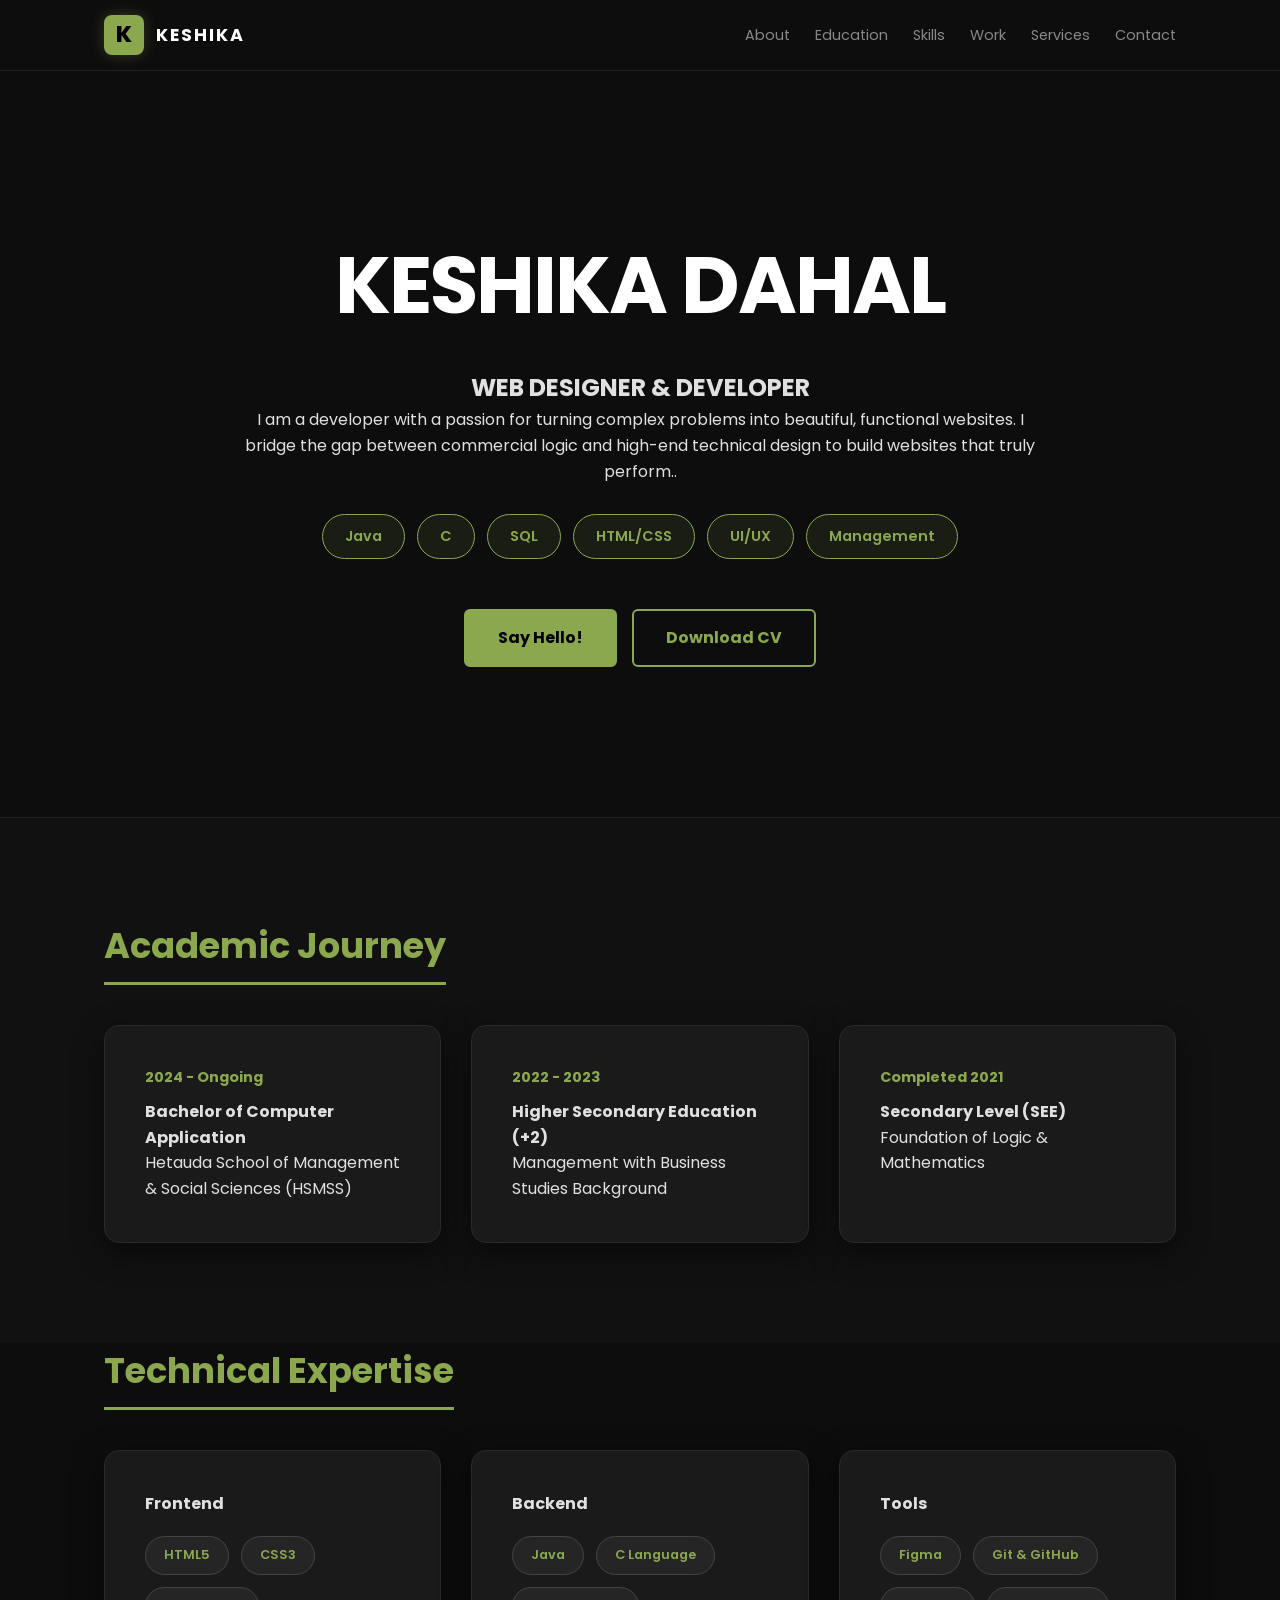
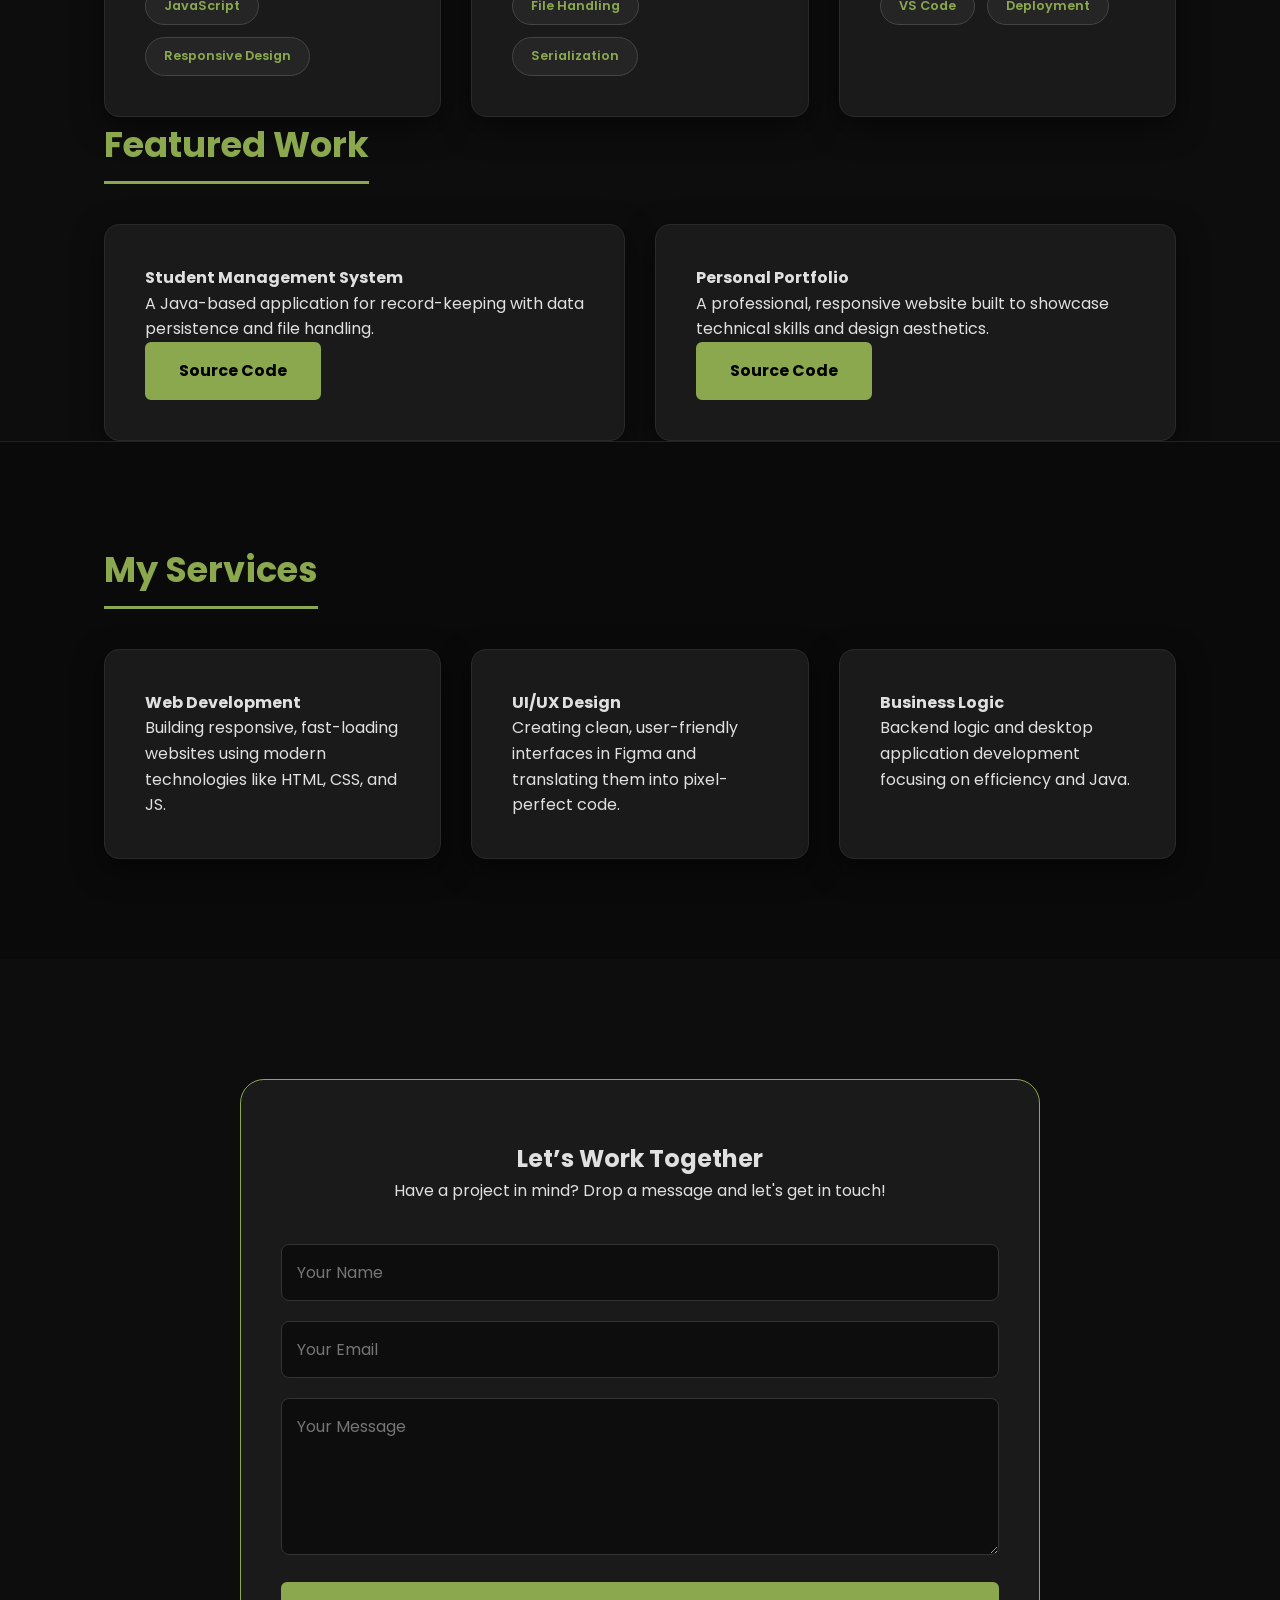
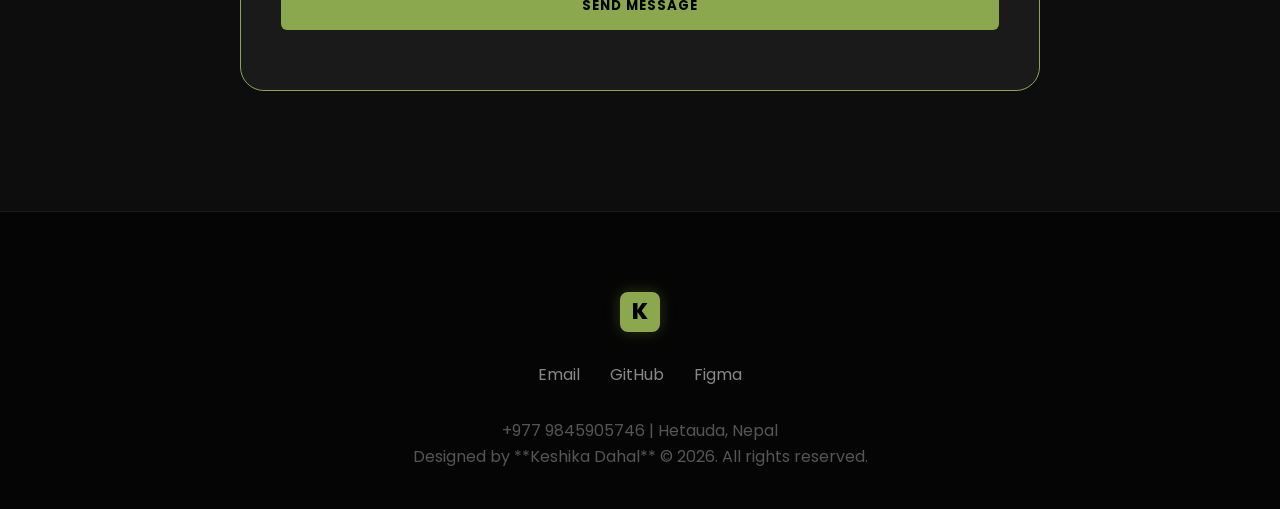
<file: index.html>
<!DOCTYPE html>
<html lang="en">
<head>
    <meta charset="UTF-8">
    <meta name="viewport" content="width=device-width, initial-scale=1.0">
    <title>Keshika Dahal | Portfolio</title>
    
    <link rel="icon" type="image/x-icon" href="favicon.ico">
    
    <link rel="stylesheet" href="style.css">
    <link href="https://fonts.googleapis.com/css2?family=Poppins:wght@300;400;600;700&display=swap" rel="stylesheet">
</head>
<body>

    <header>
        <nav class="container">
            <div class="logo-wrapper">
                <span class="logo-icon">K</span>
                <span class="logo-text">KESHIKA</span>
            </div>

            <input type="checkbox" id="menu-toggle">
            <label for="menu-toggle" class="hamburger">
                <span></span><span></span><span></span>
            </label>
            
            <ul class="nav-links">
                <li><a href="#about">About</a></li>
                <li><a href="#education">Education</a></li>
                <li><a href="#skills">Skills</a></li>
                <li><a href="#projects">Work</a></li>
                <li><a href="#services">Services</a></li>
                <li><a href="#contact">Contact</a></li>
            </ul>
        </nav>
    </header>

    <section id="about" class="hero container reveal">
        <div class="hero-content">
            <h1>KESHIKA DAHAL</h1>
            <h2>WEB DESIGNER & DEVELOPER</h2>
            <p>I am a developer with a passion for turning complex problems into beautiful, functional websites. I bridge the gap between commercial logic and high-end technical design to build websites that truly perform..</p>
            

<div class="skills-container">
    <span class="skill-chip">Java</span>
    <span class="skill-chip">C</span>
    <span class="skill-chip">SQL</span>
    <span class="skill-chip">HTML/CSS</span>
    <span class="skill-chip">UI/UX</span>
    <span class="skill-chip">Management</span>
</div>

<div class="hero-btns">
</div>
            <div class="hero-btns">
                <a href="#contact" class="btn">Say Hello!</a>
                <a href="my-resume.pdf" download class="btn btn-outline">Download CV</a>
            </div>
        </div>
    </section>

    <section id="education" class="details-section reveal">
        <div class="container">
            <h3 class="section-title">Academic Journey</h3>
            <div class="edu-grid">
                <div class="edu-card">
                    <span class="date">2024 - Ongoing</span>
                    <h4>Bachelor of Computer Application</h4>
                    <p>Hetauda School of Management & Social Sciences (HSMSS)</p>
                </div>
                <div class="edu-card">
                    <span class="date">2022 - 2023</span>
                    <h4>Higher Secondary Education (+2)</h4>
                    <p>Management with Business Studies Background</p>
                </div>
                <div class="edu-card">
                    <span class="date">Completed 2021</span>
                    <h4>Secondary Level (SEE)</h4>
                    <p>Foundation of Logic & Mathematics</p>
                </div>
            </div>
        </div>
    </section>

    <section id="skills" class="container projects-section reveal">
        <h3 class="section-title">Technical Expertise</h3>
        <div class="projects-grid">
            <div class="proj-card">
                <h4>Frontend</h4>
                <div class="skills-wrapper">
                    <span class="tag">HTML5</span><span class="tag">CSS3</span>
                    <span class="tag">JavaScript</span><span class="tag">Responsive Design</span>
                </div>
            </div>
            <div class="proj-card">
                <h4>Backend</h4>
                <div class="skills-wrapper">
                    <span class="tag">Java</span><span class="tag">C Language</span>
                    <span class="tag">File Handling</span><span class="tag">Serialization</span>
                </div>
            </div>
            <div class="proj-card">
                <h4>Tools</h4>
                <div class="skills-wrapper">
                    <span class="tag">Figma</span><span class="tag">Git & GitHub</span>
                    <span class="tag">VS Code</span><span class="tag">Deployment</span>
                </div>
            </div>
        </div>
    </section>

    <section id="projects" class="container projects-section reveal">
        <h3 class="section-title">Featured Work</h3>
        <div class="projects-grid">
            <div class="proj-card">
                <h4>Student Management System</h4>
                <p>A Java-based application for record-keeping with data persistence and file handling.</p>
                <a href="your-link-here" class="btn primary-btn btn-sm">Source Code</a>
            </div>
            <div class="proj-card">
                <h4>Personal Portfolio</h4>
                <p>A professional, responsive website built to showcase technical skills and design aesthetics.</p>
                <a href="your-link-here" class="btn primary-btn btn-sm">Source Code</a>
            </div>
        </div>
    </section>

    <section id="services" class="services-section reveal">
        <div class="container">
            <h3 class="section-title">My Services</h3>
            <div class="projects-grid">
                <div class="proj-card">
                    <h4>Web Development</h4>
                    <p>Building responsive, fast-loading websites using modern technologies like HTML, CSS, and JS.</p>
                </div>
                <div class="proj-card">
                    <h4>UI/UX Design</h4>
                    <p>Creating clean, user-friendly interfaces in Figma and translating them into pixel-perfect code.</p>
                </div>
                <div class="proj-card">
                    <h4>Business Logic</h4>
                    <p>Backend logic and desktop application development focusing on efficiency and Java.</p>
                </div>
            </div>
        </div>
    </section>

    <section id="contact" class="contact-section container reveal">
        <div class="contact-box">
            <h2>Let’s Work Together</h2>
            <p>Have a project in mind? Drop a message and let's get in touch!</p>
            
            <form action="https://formspree.io/f/xeernqye" method="post" enctype="text/plain" class="contact-form">
                <div class="form-group">
                    <input type="text" name="name" placeholder="Your Name" required>
                </div>
                <div class="form-group">
                    <input type="email" name="email" placeholder="Your Email" required>
                </div>
                <div class="form-group">
                    <textarea name="message" rows="5" placeholder="Your Message" required></textarea>
                </div>
                <button type="submit" class="btn btn-submit">Send Message</button>
            </form>
        </div>
    </section>

    <footer>
        <div class="container">
            <div class="logo-wrapper" style="justify-content: center; margin-bottom: 20px;">
                <span class="logo-icon">K</span>
            </div>
            <div class="contact-methods">
                <a href="mailto:keshikadahal32@gmail.com">Email</a>
                <a href="https://github.com/keshika043">GitHub</a>
                <a href="https://figma.com/@keshika18">Figma</a>
            </div>
            <p>+977 9845905746 | Hetauda, Nepal</p>
            <p class="copyright">Designed by **Keshika Dahal** &copy; 2026. All rights reserved.</p>
        </div>
    </footer>

    <script>
        const observer = new IntersectionObserver((entries) => {
            entries.forEach(entry => {
                if (entry.isIntersecting) {
                    entry.target.classList.add('active');
                }
            });
        }, { threshold: 0.1 });
        document.querySelectorAll('.reveal').forEach((el) => observer.observe(el));
    </script>
</body>
</html>
</file>
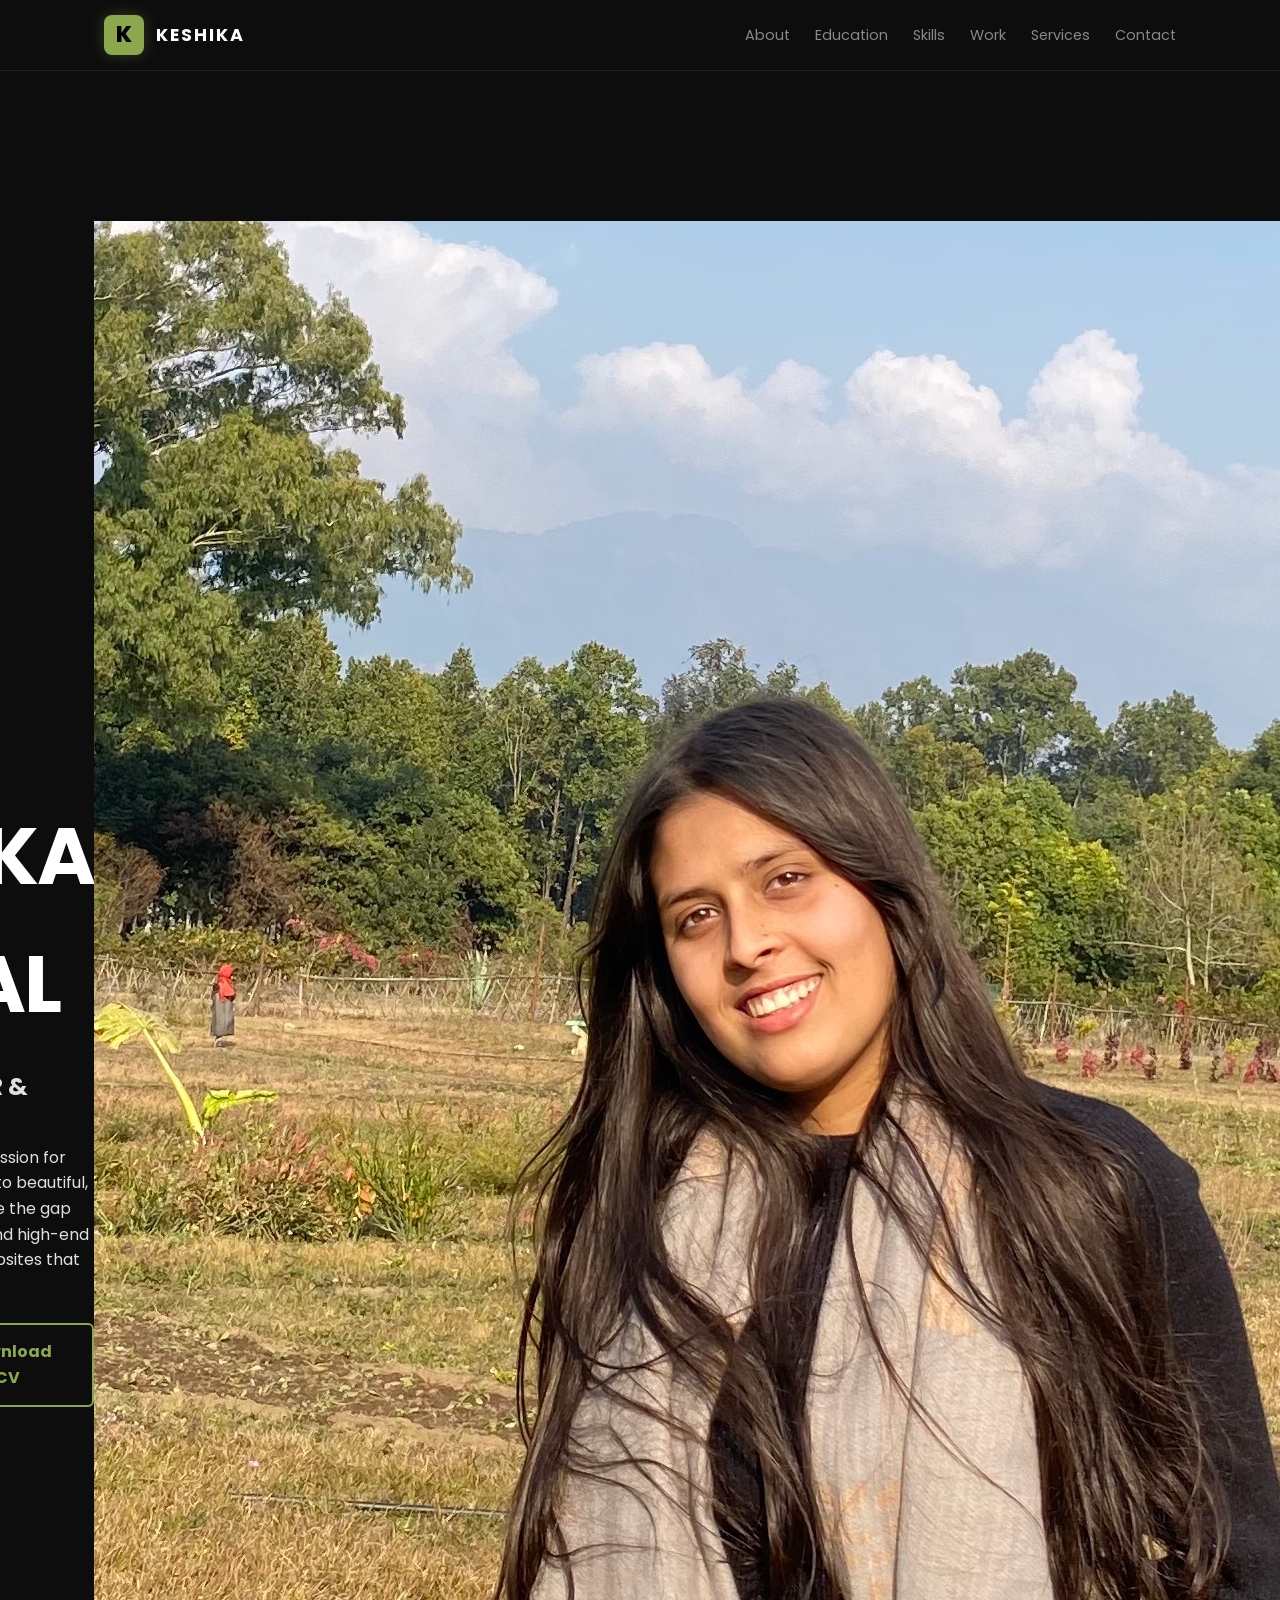
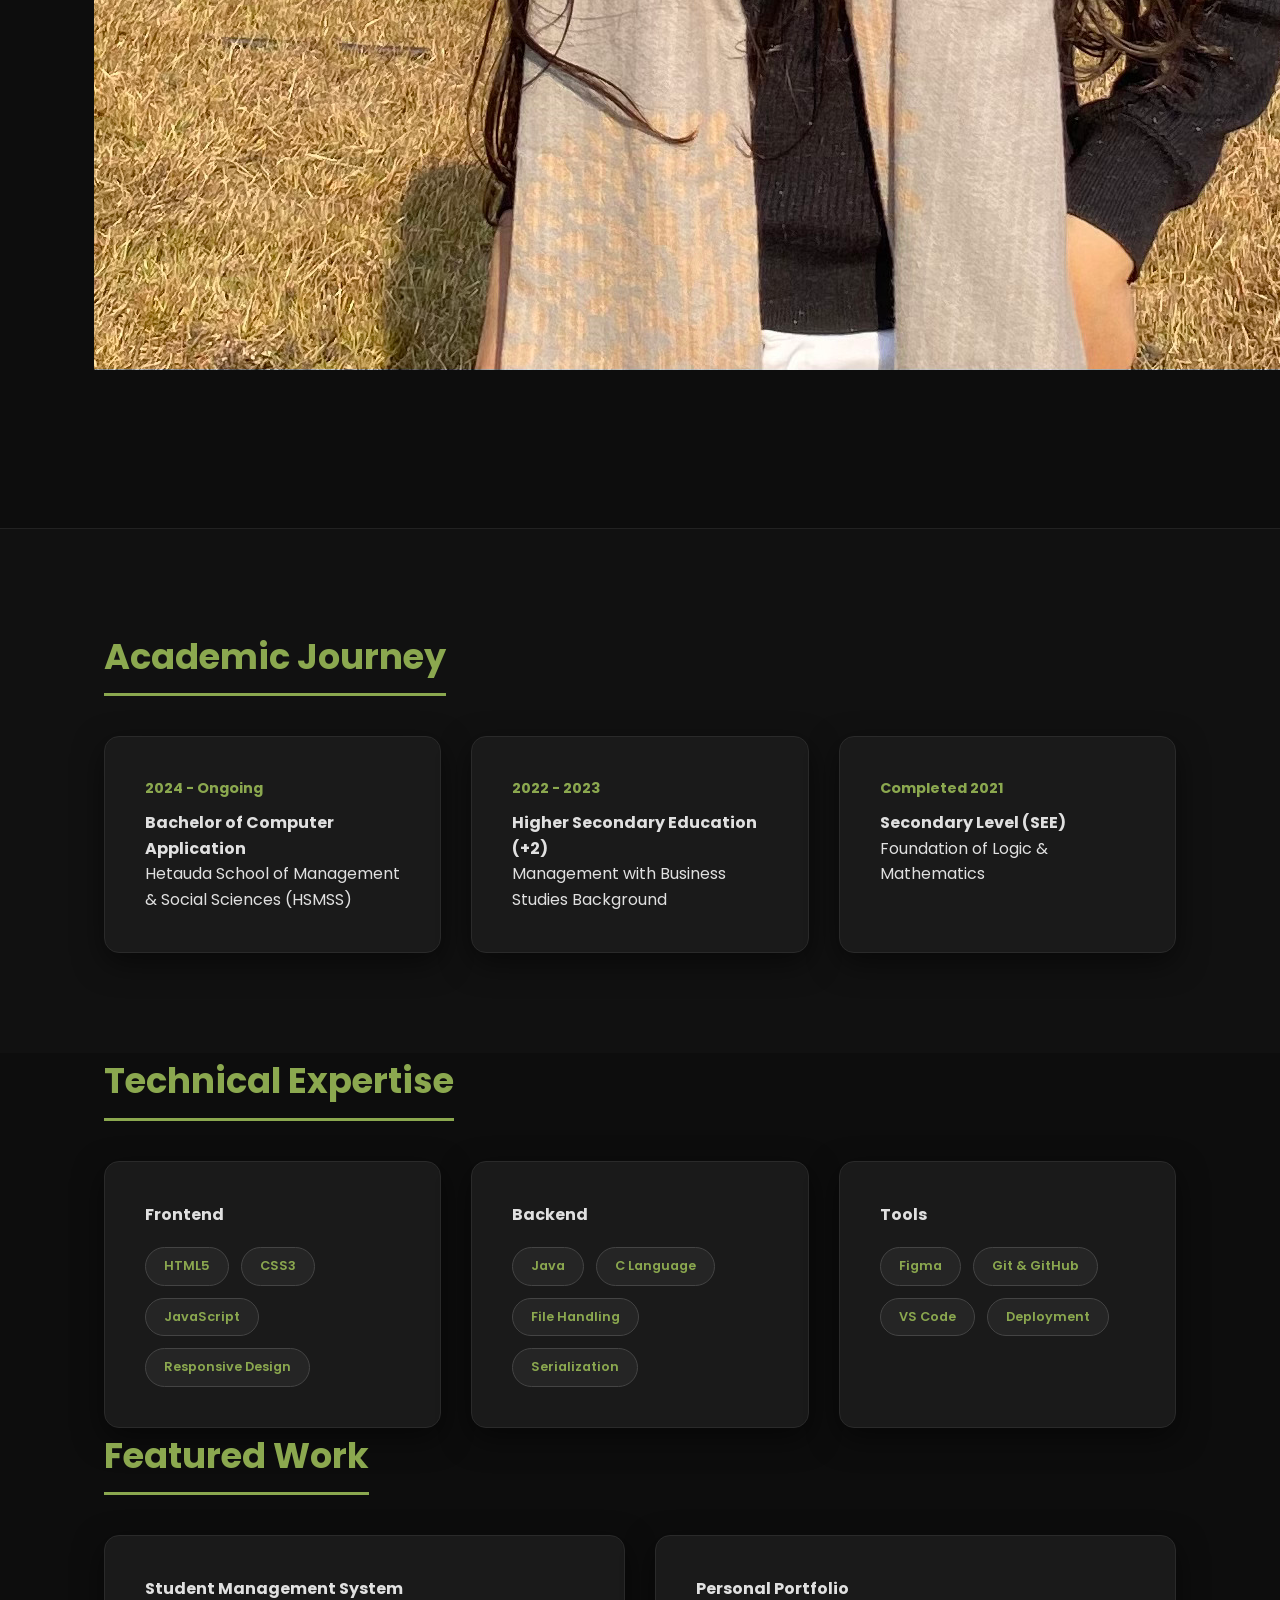
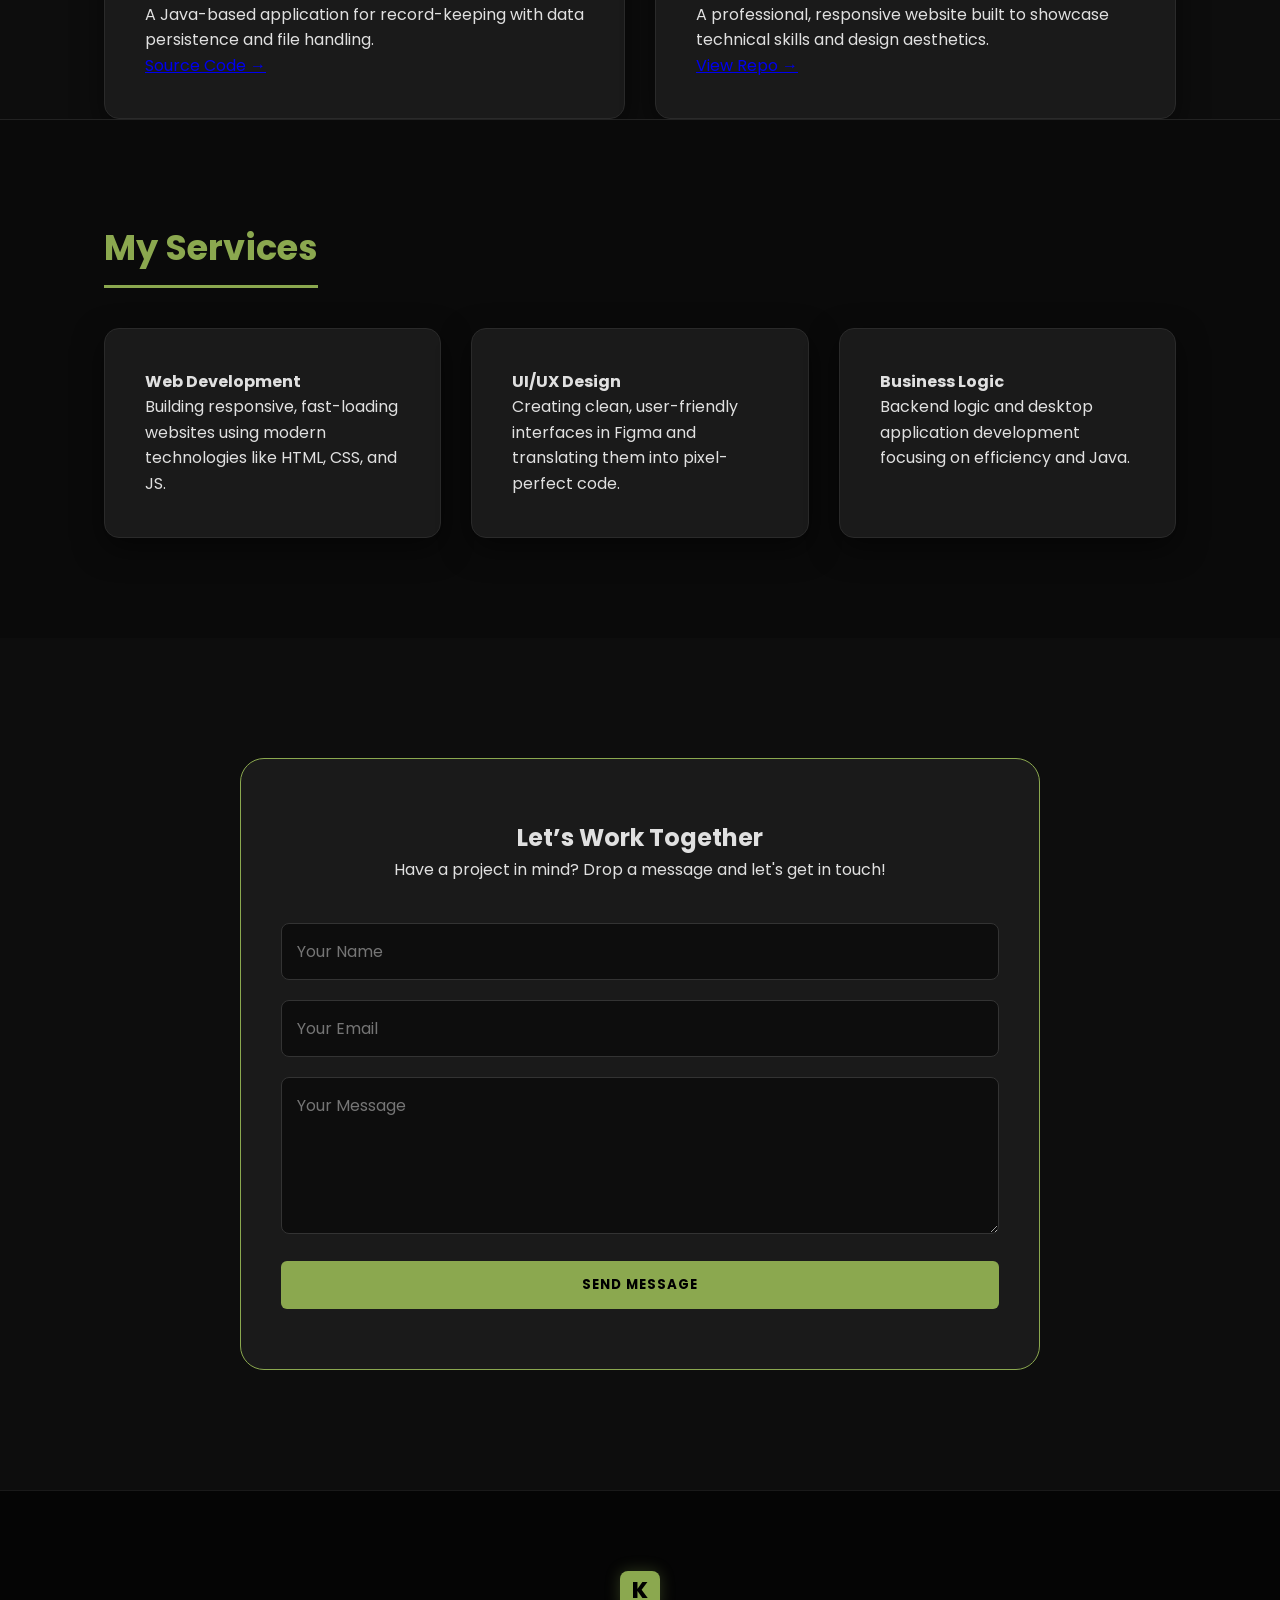
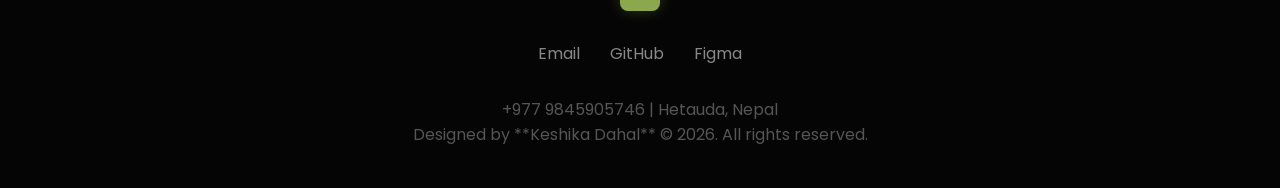
<file: potfilio.html>
<!DOCTYPE html>
<html lang="en">
<head>
    <meta charset="UTF-8">
    <meta name="viewport" content="width=device-width, initial-scale=1.0">
    <title>Keshika Dahal | Portfolio</title>
    
    <link rel="icon" type="image/x-icon" href="favicon.ico">
    
    <link rel="stylesheet" href="style.css">
    <link href="https://fonts.googleapis.com/css2?family=Poppins:wght@300;400;600;700&display=swap" rel="stylesheet">
</head>
<body>

    <header>
        <nav class="container">
            <div class="logo-wrapper">
                <span class="logo-icon">K</span>
                <span class="logo-text">KESHIKA</span>
            </div>

            <input type="checkbox" id="menu-toggle">
            <label for="menu-toggle" class="hamburger">
                <span></span><span></span><span></span>
            </label>
            
            <ul class="nav-links">
                <li><a href="#about">About</a></li>
                <li><a href="#education">Education</a></li>
                <li><a href="#skills">Skills</a></li>
                <li><a href="#projects">Work</a></li>
                <li><a href="#services">Services</a></li>
                <li><a href="#contact">Contact</a></li>
            </ul>
        </nav>
    </header>

    <section id="about" class="hero container reveal">
        <div class="hero-content">
            <h1>KESHIKA DAHAL</h1>
            <h2>WEB DESIGNER & DEVELOPER</h2>
            <p>I am a developer with a passion for turning complex problems into beautiful, functional websites. I bridge the gap between commercial logic and high-end technical design to build websites that truly perform..</p>
            <div class="hero-btns">
                <a href="#contact" class="btn">Say Hello!</a>
                <a href="my-resume.pdf" download class="btn btn-outline">Download CV</a>
            </div>
        </div>
        <div class="hero-image">
            <img src="keshika.jpg" alt="Keshika Dahal">
        </div>
    </section>

    <section id="education" class="details-section reveal">
        <div class="container">
            <h3 class="section-title">Academic Journey</h3>
            <div class="edu-grid">
                <div class="edu-card">
                    <span class="date">2024 - Ongoing</span>
                    <h4>Bachelor of Computer Application</h4>
                    <p>Hetauda School of Management & Social Sciences (HSMSS)</p>
                </div>
                <div class="edu-card">
                    <span class="date">2022 - 2023</span>
                    <h4>Higher Secondary Education (+2)</h4>
                    <p>Management with Business Studies Background</p>
                </div>
                <div class="edu-card">
                    <span class="date">Completed 2021</span>
                    <h4>Secondary Level (SEE)</h4>
                    <p>Foundation of Logic & Mathematics</p>
                </div>
            </div>
        </div>
    </section>

    <section id="skills" class="container projects-section reveal">
        <h3 class="section-title">Technical Expertise</h3>
        <div class="projects-grid">
            <div class="proj-card">
                <h4>Frontend</h4>
                <div class="skills-wrapper">
                    <span class="tag">HTML5</span><span class="tag">CSS3</span>
                    <span class="tag">JavaScript</span><span class="tag">Responsive Design</span>
                </div>
            </div>
            <div class="proj-card">
                <h4>Backend</h4>
                <div class="skills-wrapper">
                    <span class="tag">Java</span><span class="tag">C Language</span>
                    <span class="tag">File Handling</span><span class="tag">Serialization</span>
                </div>
            </div>
            <div class="proj-card">
                <h4>Tools</h4>
                <div class="skills-wrapper">
                    <span class="tag">Figma</span><span class="tag">Git & GitHub</span>
                    <span class="tag">VS Code</span><span class="tag">Deployment</span>
                </div>
            </div>
        </div>
    </section>

    <section id="projects" class="container projects-section reveal">
        <h3 class="section-title">Featured Work</h3>
        <div class="projects-grid">
            <div class="proj-card">
                <h4>Student Management System</h4>
                <p>A Java-based application for record-keeping with data persistence and file handling.</p>
                <a href="#" class="proj-link">Source Code →</a>
            </div>
            <div class="proj-card">
                <h4>Personal Portfolio</h4>
                <p>A professional, responsive website built to showcase technical skills and design aesthetics.</p>
                <a href="https://github.com/keshika043" class="proj-link">View Repo →</a>
            </div>
        </div>
    </section>

    <section id="services" class="services-section reveal">
        <div class="container">
            <h3 class="section-title">My Services</h3>
            <div class="projects-grid">
                <div class="proj-card">
                    <h4>Web Development</h4>
                    <p>Building responsive, fast-loading websites using modern technologies like HTML, CSS, and JS.</p>
                </div>
                <div class="proj-card">
                    <h4>UI/UX Design</h4>
                    <p>Creating clean, user-friendly interfaces in Figma and translating them into pixel-perfect code.</p>
                </div>
                <div class="proj-card">
                    <h4>Business Logic</h4>
                    <p>Backend logic and desktop application development focusing on efficiency and Java.</p>
                </div>
            </div>
        </div>
    </section>

    <section id="contact" class="contact-section container reveal">
        <div class="contact-box">
            <h2>Let’s Work Together</h2>
            <p>Have a project in mind? Drop a message and let's get in touch!</p>
            
            <form action="mailto:keshikadahal32@gmail.com" method="post" enctype="text/plain" class="contact-form">
                <div class="form-group">
                    <input type="text" name="name" placeholder="Your Name" required>
                </div>
                <div class="form-group">
                    <input type="email" name="email" placeholder="Your Email" required>
                </div>
                <div class="form-group">
                    <textarea name="message" rows="5" placeholder="Your Message" required></textarea>
                </div>
                <button type="submit" class="btn btn-submit">Send Message</button>
            </form>
        </div>
    </section>

    <footer>
        <div class="container">
            <div class="logo-wrapper" style="justify-content: center; margin-bottom: 20px;">
                <span class="logo-icon">K</span>
            </div>
            <div class="contact-methods">
                <a href="mailto:keshikadahal32@gmail.com">Email</a>
                <a href="https://github.com/keshika043">GitHub</a>
                <a href="https://figma.com/@keshika18">Figma</a>
            </div>
            <p>+977 9845905746 | Hetauda, Nepal</p>
            <p class="copyright">Designed by **Keshika Dahal** &copy; 2026. All rights reserved.</p>
        </div>
    </footer>

    <script>
        const observer = new IntersectionObserver((entries) => {
            entries.forEach(entry => {
                if (entry.isIntersecting) {
                    entry.target.classList.add('active');
                }
            });
        }, { threshold: 0.1 });
        document.querySelectorAll('.reveal').forEach((el) => observer.observe(el));
    </script>
</body>
</html>
</file>
<file: style.css>
:root {
    --primary: #8BA84F;   
    --accent: #1A1A1A;    
    --bg-dark: #0D0D0D;   
    --text-main: #E0E0E0; 
    --text-light: #fff;
    --card-shadow: 0 10px 30px rgba(0, 0, 0, 0.5);
}

* {
    margin: 0; padding: 0;
    box-sizing: border-box;
    font-family: 'Poppins', sans-serif;
    scroll-behavior: smooth;
}

body { background-color: var(--bg-dark); color: var(--text-main); line-height: 1.6; overflow-x: hidden; }
.container { max-width: 1200px; margin: 0 auto; padding: 0 5%; }

/* Reveal Animation */
.reveal { opacity: 0; transform: translateY(40px); transition: all 0.9s ease-out; }
.reveal.active { opacity: 1; transform: translateY(0); }

/* Logo Styling */
.logo-wrapper { display: flex; align-items: center; gap: 12px; }
.logo-icon {
    background: var(--primary);
    color: #000;
    font-weight: 800;
    font-size: 1.4rem;
    width: 40px;
    height: 40px;
    display: flex;
    justify-content: center;
    align-items: center;
    border-radius: 8px;
    box-shadow: 0 0 15px rgba(139, 168, 79, 0.3);
}
.logo-text {
    color: var(--text-light);
    font-weight: 700;
    letter-spacing: 2px;
    font-size: 1.1rem;
}

/* Header & Nav */
header { background-color: var(--bg-dark); border-bottom: 1px solid #222; padding: 15px 0; position: sticky; top: 0; z-index: 1000; }
nav { display: flex; justify-content: space-between; align-items: center; }
.nav-links { display: flex; list-style: none; }
.nav-links li a { color: #888; text-decoration: none; font-size: 0.9rem; margin-left: 25px; transition: 0.3s; }
.nav-links li a:hover { color: var(--primary); }

#menu-toggle { display: none; }
/* Centered Minimalist Hero Section */
.hero { 
    display: flex; 
    justify-content: center; 
    align-items: center; 
    text-align: center; /* This centers all your text */
    padding: 150px 0; 
    min-height: 80vh; /* Makes it feel big and airy */
}

.hero-content { 
    max-width: 800px; /* Keeps the text from stretching too wide */
    margin: 0 auto;
}

.hero-content h1 { 
    font-size: 5rem; /* Larger, more confident title */
    color: var(--text-light); 
    letter-spacing: -2px; 
    margin-bottom: 20px;
}

.hero-btns { 
    justify-content: center; /* Centers your buttons */
    margin-top: 40px; 
}

/* Mobile Fix: Stack them on top of each other */
@media (max-width: 992px) {
    .hero-container {
        flex-direction: column-reverse;
        text-align: center;
        padding-top: 50px;
    }
    .hero-btns { justify-content: center; }
    .image-wrapper { width: 250px; height: 300px; }
}
/* Buttons */
.hero-btns { display: flex; gap: 15px; margin-top: 25px; }
.btn {
    display: inline-block; padding: 14px 32px; background: var(--primary);
    color: #000; text-decoration: none; font-weight: 700;
    border-radius: 6px; transition: 0.3s; border: 2px solid var(--primary);
    cursor: pointer;
}
.btn:hover { background: transparent; color: var(--primary); transform: translateY(-5px); }
.btn-outline { background: transparent; color: var(--primary); }

/* Details Sections */
.details-section { background-color: #111; padding: 100px 0; border-top: 1px solid #222; }
.services-section { padding: 100px 0; background-color: #0A0A0A; border-top: 1px solid #222; }
.section-title { font-size: 2.2rem; color: var(--primary); margin-bottom: 40px; border-bottom: 3px solid var(--primary); display: inline-block; padding-bottom: 8px; }

/* Grids */
.edu-grid, .projects-grid { display: grid; grid-template-columns: repeat(auto-fit, minmax(300px, 1fr)); gap: 30px; }
.edu-card, .proj-card { 
    background: var(--accent); padding: 40px; border-radius: 15px; 
    box-shadow: var(--card-shadow); transition: 0.4s; border: 1px solid #2a2a2a;
}
.edu-card:hover, .proj-card:hover { transform: translateY(-12px); border-color: var(--primary); }
.date { font-weight: 700; color: var(--primary); font-size: 0.9rem; margin-bottom: 10px; display: block; }

/* Tags */
.skills-wrapper { display: flex; flex-wrap: wrap; gap: 12px; margin-top: 20px; }
.tag { background: #252525; padding: 8px 18px; border-radius: 30px; color: var(--primary); font-size: 0.8rem; font-weight: 600; border: 1px solid #444; }

/* Contact Form */
.contact-section { padding: 120px 0; text-align: center; }
.contact-box { background: var(--accent); padding: 60px 40px; border-radius: 24px; border: 1px solid var(--primary); max-width: 800px; margin: 0 auto; }
.contact-form { margin-top: 40px; display: flex; flex-direction: column; gap: 20px; text-align: left; }
.form-group input, .form-group textarea {
    width: 100%; padding: 15px; background: #0D0D0D; border: 1px solid #333; border-radius: 8px;
    color: var(--text-main); font-size: 1rem; transition: 0.3s; outline: none;
}
.btn-submit { width: 100%; border: none; text-transform: uppercase; letter-spacing: 1px; }

/* Footer */
footer { background: #050505; color: #555; padding: 80px 0 40px; text-align: center; border-top: 1px solid #1a1a1a; }
.contact-methods { display: flex; justify-content: center; gap: 30px; margin: 30px 0; }
.contact-methods a { color: #888; text-decoration: none; font-size: 1rem; transition: 0.3s; }
.contact-methods a:hover { color: var(--primary); }

/* Responsive Mobile Logic */
@media (max-width: 850px) {
    .hero { flex-direction: column-reverse; text-align: center; }
    .hero-content h1 { font-size: 2.8rem; }
    
    .hamburger { 
        display: flex; 
        flex-direction: column; 
        gap: 4px; 
        cursor: pointer;
        margin-left: auto; 
    }
    .hamburger span { width: 22px; height: 3px; background: white; border-radius: 2px; }

    .nav-links { 
        display: none; 
        position: absolute; 
        top: 60px; 
        left: 0; 
        width: 100%; 
        background: var(--bg-dark); 
        flex-direction: column; 
        padding: 20px 0; 
        border-bottom: 1px solid #222;
    }
    .nav-links li { margin: 10px 0; text-align: center; }
    .nav-links li a { margin-left: 0; }
    #menu-toggle:checked ~ .nav-links { display: flex; }
}
/* Skill Chips Styling */
.skills-container {
    display: flex;
    flex-wrap: wrap;
    justify-content: center; /* Centering since we have no photo */
    gap: 12px;
    margin-top: 30px;
}

.skill-chip {
    padding: 10px 22px;
    background: rgba(139, 168, 79, 0.1); /* Very light olive tint */
    border: 1px solid var(--primary); /* Your olive green border */
    color: var(--primary);
    border-radius: 50px;
    font-size: 0.9rem;
    font-weight: 600;
    transition: all 0.3s ease;
    cursor: default;
}

/* The Hover Effect - Makes it feel like an App */
.skill-chip:hover {
    background: var(--primary);
    color: #0c120c; /* Your dark background color */
    transform: translateY(-5px);
    box-shadow: 0 5px 15px rgba(139, 168, 79, 0.4);
}
</file>
